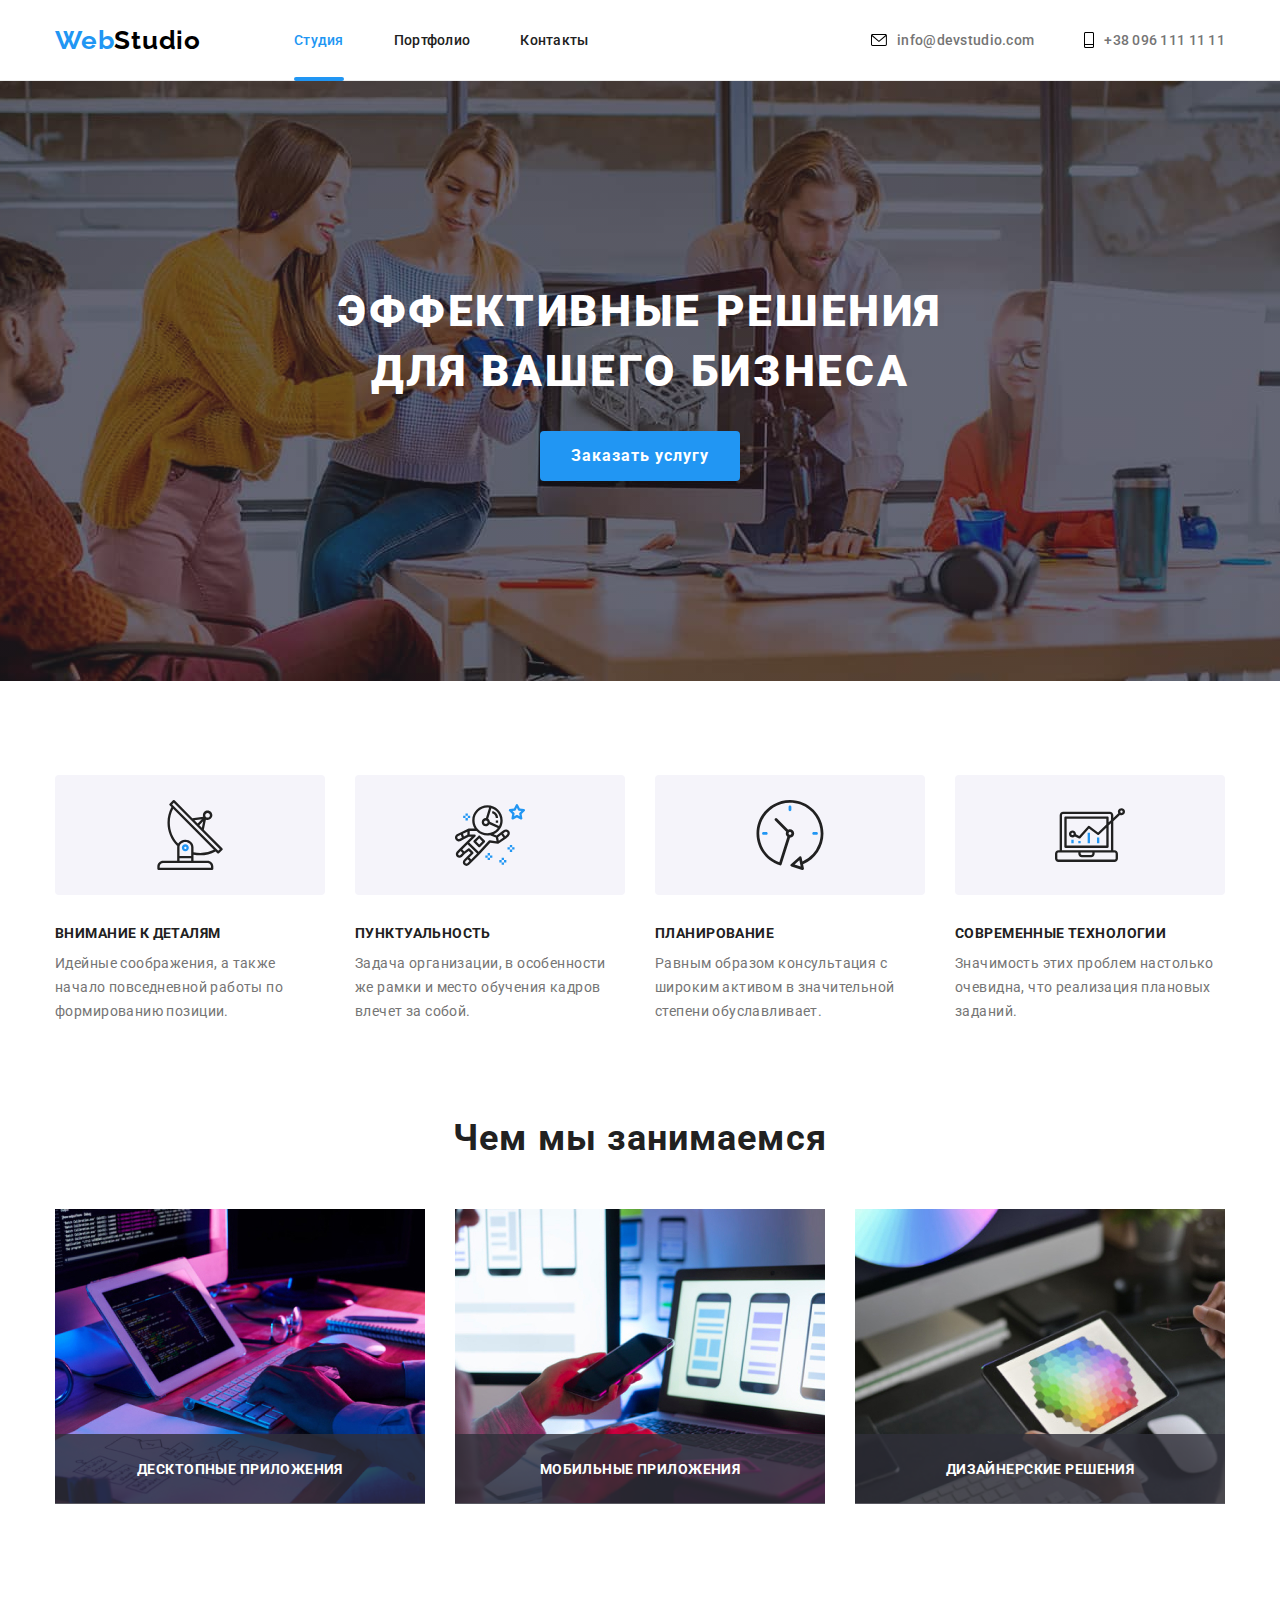
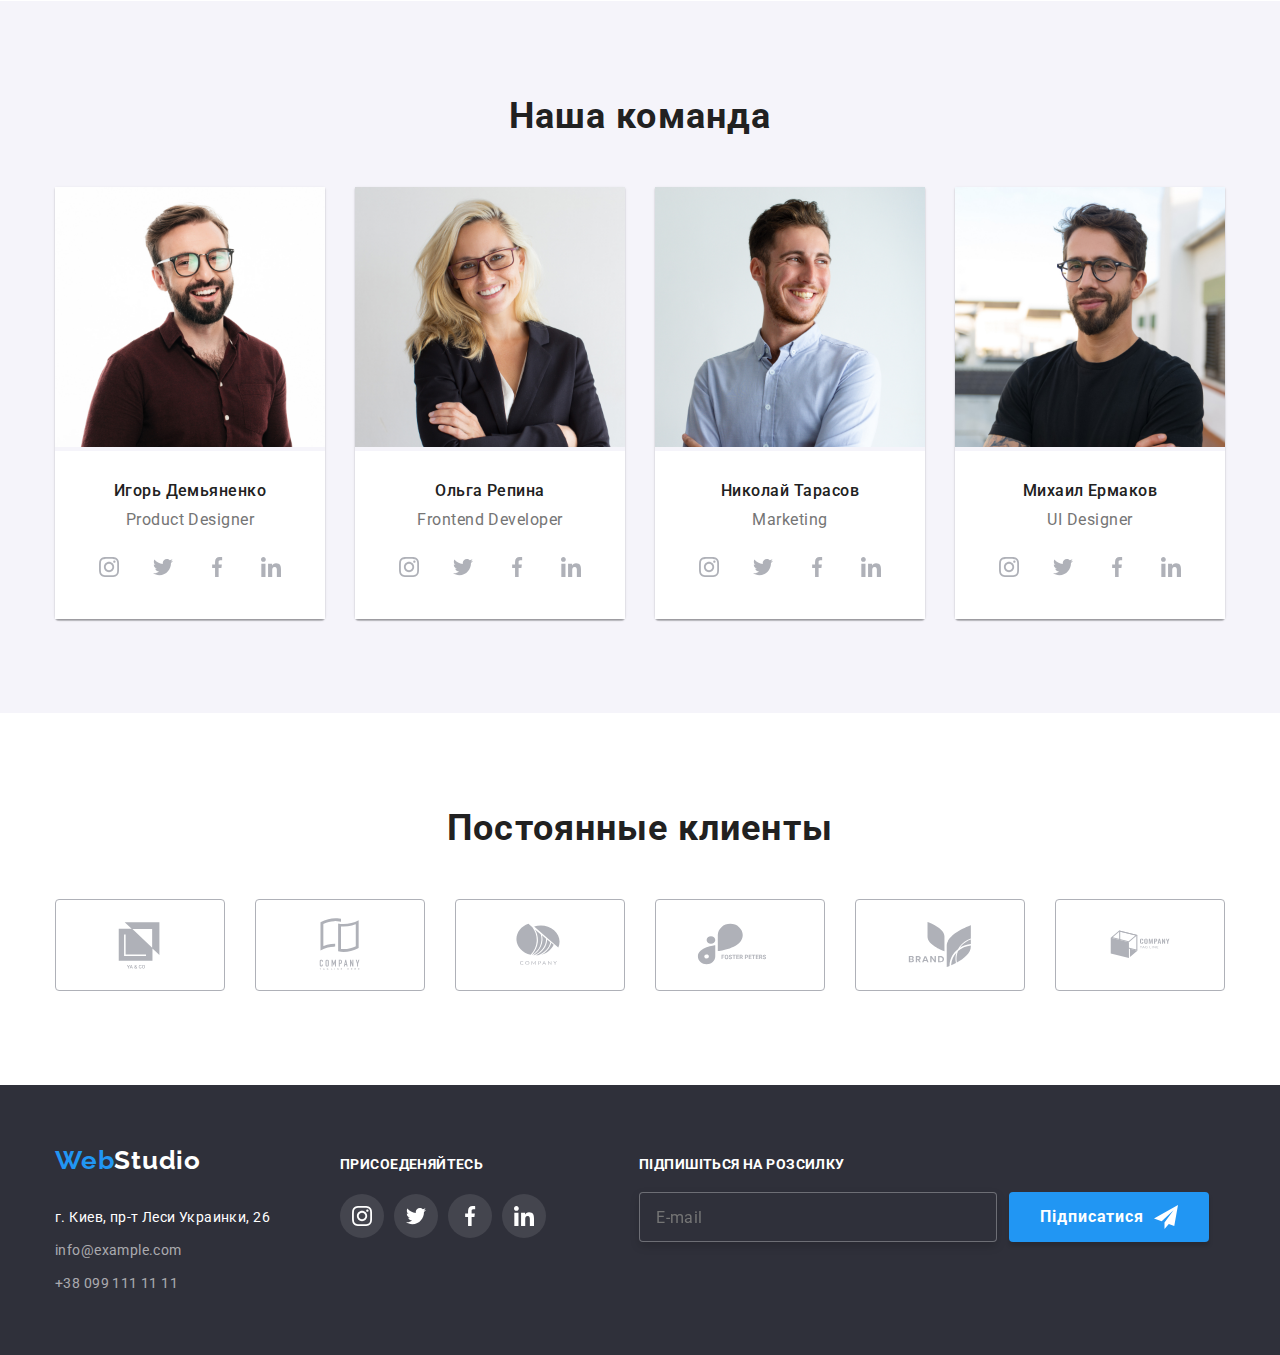
<file: index.html>
<!DOCTYPE html>
<html lang="en">

<head>
    <meta charset="UTF-8">
    <meta http-equiv="X-UA-Compatible" content="IE=edge">
    <meta name="viewport" content="width=device-width, initial-scale=1.0">
    <link rel="preconnect" href="https://fonts.googleapis.com">
    <link rel="preconnect" href="https://fonts.gstatic.com" crossorigin>
    <link
        href="https://fonts.googleapis.com/css2?family=Raleway:wght@700&family=Roboto:wght@400;500;700;900&display=swap"
        rel="stylesheet">
    <link rel="stylesheet"
        href="https://cdnjs.cloudflare.com/ajax/libs/modern-normalize/1.1.0/modern-normalize.min.css">
    <link rel="stylesheet" href="./css/styles.css">
    <title>WebStudio</title>


</head>

<body class="no-scroll">
    <header class="header">
        <div class="header-content container">
            <nav class="navbar">
                <a class="logo-link " href="./index.html"><span class="logo-section">Web</span>Studio</a>
                <ul class="navbar-list">
                    <li class="navbar-list-items list"><a class="navbar-link link current"
                            href="./index.html">Студия</a>
                    </li>
                    <li class="navbar-list-items list"><a class="navbar-link link" href="./portfolio.html">Портфолио</a>
                    </li>
                    <li class="navbar-list-items list"><a class="navbar-link link" href="">Контакты</a></li>
                </ul>
            </nav>
            <ul class="feedback-list">
                <li class="navbar-feedback list"><a class="navbar-link link" href="mailto:info@devstudio.com">
                        <svg class="svg-feedback" width="16" height="12">
                            <use href="./images/icons.svg#mail">
                            </use>
                        </svg>
                        info@devstudio.com</a>
                </li>
                <li class="navbar-feedback list"><a class="navbar-link link" href="tel:+380961111111">
                        <svg class="svg-feedback" width="10" height="16">
                            <use href="./images/icons.svg#phone">
                            </use>
                        </svg>+38 096 111 11 11
                    </a>


                </li>
            </ul>
        </div>
    </header>

    <main class="main">
        <section class="hero ">
            <h1 class="hero-title"> ЭФФЕКТИВНЫЕ РЕШЕНИЯ ДЛЯ ВАШЕГО БИЗНЕСА</h1>
            <button class="hero-button" type="button" data-modal-open> <span class="hero-text">Заказать услугу</span>
            </button>
        </section>
        <!-- about us-->
        <section class="section">
            <div class=" container">
                <ul class="about-list">
                    <li class="about-list-items list">

                        <div class="benefits-container">
                            <svg class="benefis-svg">
                                <use href="./images/icons.svg#antenna">
                                </use>
                            </svg>
                        </div>

                        <h3 class="about-section">ВНИМАНИЕ К ДЕТАЛЯМ</h3>
                        <p class="about-text">Идейные соображения, а также начало повседневной работы по формированию
                            позиции.</p>
                    </li>
                    <li class="about-list-items list">
                        <div class="benefits-container">
                            <svg class="benefis-svg">
                                <use href="./images/icons.svg#astronaut">
                                </use>
                            </svg>
                        </div>
                        <h3 class="about-section">ПУНКТУАЛЬНОСТЬ</h3>
                        <p class="about-text">Задача организации, в особенности же рамки и место обучения кадров влечет
                            за
                            собой. </p>
                    </li>
                    <li class="about-list-items list">
                        <div class="benefits-container">
                            <svg class="benefis-svg">
                                <use href="./images/icons.svg#clock">
                                </use>
                            </svg>
                        </div>
                        <H3 class="about-section">ПЛАНИРОВАНИЕ</H3>
                        <p class="about-text">Равным образом консультация с широким активом в значительной степени
                            обуславливает. </p>
                    </li>
                    <li class="about-list-items list">
                        <div class="benefits-container">
                            <svg class="benefis-svg">
                                <use href="./images/icons.svg#diagram">
                                </use>
                            </svg>
                        </div>
                        <h3 class="about-section">СОВРЕМЕННЫЕ ТЕХНОЛОГИИ</h3>
                        <p class="about-text">Значимость этих проблем настолько очевидна, что реализация плановых
                            заданий.
                        </p>
                    </li>
                </ul>
            </div>
        </section>
        <!--What are we doing-->
        <section class="what-doing section">
            <div class=" container">
                <h2 class="section-title">Чем мы занимаемся</h2>
                <ul class="section-list">
                    <li class="section-photo list"><img src="images/desktop.jpg" width="370" height="294"
                            alt="рабочий стол">
                        <div class="overlay">
                            <p class="overlay-text">
                                ДЕСКТОПНЫЕ ПРИЛОЖЕНИЯ
                            </p>
                        </div>
                    </li>

                    <li class="section-photo list"><img src="images/mobile-development.jpg " width="370" height="294"
                            alt="мобильная разработка">

                        <div class="overlay">
                            <p class="overlay-text">
                                МОБИЛЬНЫЕ ПРИЛОЖЕНИЯ
                            </p>
                        </div>
                    </li>
                    <li class="section-photo list"><img src="images/tablet.jpg " width="370" height="294" alt="планшет">
                        <div class="overlay">
                            <p class="overlay-text">ДИЗАЙНЕРСКИЕ РЕШЕНИЯ</p>
                        </div>
                    </li>
                </ul>
            </div>
        </section>
        <!--Team-->
        <section class="team-section section ">
            <div class="container">
                <h2 class="team-people">Наша команда</h2>
                <ul class="team-list">
                    <li class="team-person-title list">
                        <img src="images/igor.jpg " width="270" height="260" alt="Игорь Демьяненко">
                        <div class="activity">
                            <h3 class="team-people-list">Игорь Демьяненко</h3>
                            <p class="team-job-title">Product Designer</p>
                            <ul class="social-list">
                                <li class="social-items list">
                                    <a class="social-link link" href="https://instagram.com" target="_blank"
                                        rel="noopener noreferrer" aria-label="instagram">
                                        <svg class="social-svg">
                                            <use href="./images/icons.svg#instagram">
                                            </use>
                                        </svg>
                                    </a>
                                </li>
                                <li class="social-items list">
                                    <a class="social-link link" href="https://twitter.com/" target="_blank"
                                        rel="noopener noreferrer" aria-label="twitter">
                                        <svg class="social-svg">
                                            <use href="./images/icons.svg#twitter">
                                            </use>
                                        </svg>
                                    </a>
                                </li>
                                <li class=" social-items list">
                                    <a class="social-link link" href="https://facebook.com/" target="_blank"
                                        rel="noopener noreferrer" aria-label="facebook">
                                        <svg class="social-svg">
                                            <use href="./images/icons.svg#facebook">
                                            </use>
                                        </svg>
                                    </a>
                                </li>
                                <li class="social-items list">
                                    <a class="social-link link" href="https://linkedin.com/" target="_blank"
                                        rel="noopener noreferrer" aria-label="linkedin">
                                        <svg class="social-svg">
                                            <use href="./images/icons.svg#linkedin">
                                            </use>
                                        </svg>
                                    </a>
                                </li>

                            </ul>
                        </div>
                    </li>
                    <li class="team-person-title list">
                        <img src="images/olga.jpg" width="270" height="260" alt="Ольга Репина">
                        <div class="activity">
                            <h3 class="team-people-list">Ольга Репина</h3>
                            <p class="team-job-title">Frontend Developer</p>
                            <ul class="social-list">
                                <li class="social-items list">
                                    <a class="social-link link" href="https://instagram.com" target="_blank"
                                        rel="noopener noreferrer" aria-label="instagram">
                                        <svg class="social-svg">
                                            <use href="./images/icons.svg#instagram">
                                            </use>
                                        </svg>
                                    </a>
                                </li>
                                <li class="social-items list">
                                    <a class="social-link link" href="https://twitter.com/" target="_blank"
                                        rel="noopener noreferrer" aria-label="twitter">
                                        <svg class="social-svg">
                                            <use href="./images/icons.svg#twitter">
                                            </use>
                                        </svg>
                                    </a>
                                </li>
                                <li class=" social-items list">
                                    <a class="social-link link" href="https://facebook.com/" target="_blank"
                                        rel="noopener noreferrer" aria-label="facebook">
                                        <svg class="social-svg">
                                            <use href="./images/icons.svg#facebook">
                                            </use>
                                        </svg>
                                    </a>
                                </li>
                                <li class="social-items list">
                                    <a class="social-link link" href="https://linkedin.com/" target="_blank"
                                        rel="noopener noreferrer" aria-label="linkedin">
                                        <svg class="social-svg">
                                            <use href="./images/icons.svg#linkedin">
                                            </use>
                                        </svg>
                                    </a>
                                </li>

                            </ul>
                        </div>
                    </li>
                    <li class="team-person-title list">
                        <img src="images/nikolay.jpg" width="270" height="260" alt="Николай Тарасов">
                        <div class="activity">
                            <h3 class="team-people-list">Николай Тарасов</h3>
                            <p class="team-job-title">Marketing</p>
                            <ul class="social-list">
                                <li class="social-items list">
                                    <a class="social-link link" href="https://instagram.com" target="_blank"
                                        rel="noopener noreferrer" aria-label="instagram">
                                        <svg class="social-svg">
                                            <use href="./images/icons.svg#instagram">
                                            </use>
                                        </svg>
                                    </a>
                                </li>
                                <li class="social-items list">
                                    <a class="social-link link" href="https://twitter.com/" target="_blank"
                                        rel="noopener noreferrer" aria-label="twitter">
                                        <svg class="social-svg">
                                            <use href="./images/icons.svg#twitter">
                                            </use>
                                        </svg>
                                    </a>
                                </li>
                                <li class=" social-items list">
                                    <a class="social-link link" href="https://facebook.com/" target="_blank"
                                        rel="noopener noreferrer" aria-label="facebook">
                                        <svg class="social-svg">
                                            <use href="./images/icons.svg#facebook">
                                            </use>
                                        </svg>
                                    </a>
                                </li>
                                <li class="social-items list">
                                    <a class="social-link link" href="https://linkedin.com/" target="_blank"
                                        rel="noopener noreferrer" aria-label="linkedin">
                                        <svg class="social-svg">
                                            <use href="./images/icons.svg#linkedin">
                                            </use>
                                        </svg>
                                    </a>
                                </li>

                            </ul>
                        </div>
                    </li>
                    <li class="team-person-title list">
                        <img src="images/misha.jpg" width="270" height="260" alt="Михаил Ермаков">
                        <div class="activity">
                            <h3 class="team-people-list">Михаил Ермаков</h3>
                            <p class="team-job-title">UI Designer</p>
                            <ul class="social-list">
                                <li class="social-items list">
                                    <a class="social-link link" href="https://instagram.com" target="_blank"
                                        rel="noopener noreferrer" aria-label="instagram">
                                        <svg class="social-svg">
                                            <use href="./images/icons.svg#instagram">
                                            </use>
                                        </svg>
                                    </a>
                                </li>
                                <li class="social-items list">
                                    <a class="social-link link" href="https://twitter.com/" target="_blank"
                                        rel="noopener noreferrer" aria-label="twitter">
                                        <svg class="social-svg">
                                            <use href="./images/icons.svg#twitter">
                                            </use>
                                        </svg>
                                    </a>
                                </li>
                                <li class=" social-items list">
                                    <a class="social-link link" href="https://facebook.com/" target="_blank"
                                        rel="noopener noreferrer" aria-label="facebook">
                                        <svg class="social-svg">
                                            <use href="./images/icons.svg#facebook">
                                            </use>
                                        </svg>
                                    </a>
                                </li>
                                <li class="social-items list">
                                    <a class="social-link link" href="https://linkedin.com/" target="_blank"
                                        rel="noopener noreferrer" aria-label="linkedin">
                                        <svg class="social-svg">
                                            <use href="./images/icons.svg#linkedin">
                                            </use>
                                        </svg>
                                    </a>
                                </li>

                            </ul>
                        </div>
                    </li>
                </ul>
            </div>
        </section>
        <section class="section">
            <div class="container">
                <h3 class="clients-title">Постоянные клиенты</h3>
                <ul class="clients-list">
                    <li class="clients-items list">
                        <a class="clients-logo link" href="./index.html" target="_blank" rel="noopener noreferrer"
                            aria-label="company name">
                            <svg class="clients-svg">
                                <use href="./images/icons.svg#logo-1">
                                </use>
                            </svg>
                        </a>

                    </li>
                    <li class="clients-items list">
                        <a class="clients-logo link" href="./index.html" target="_blank" rel="noopener noreferrer"
                            aria-label="company name">
                            <svg class="clients-svg">
                                <use href="./images/icons.svg#logo-2">
                                </use>
                            </svg>
                        </a>

                    </li>
                    <li class="clients-items list">
                        <a class="clients-logo link" href="./index.html" target="_blank" rel="noopener noreferrer"
                            aria-label="company name">
                            <svg class="clients-svg">
                                <use href="./images/icons.svg#logo-3">
                                </use>
                            </svg>
                        </a>

                    </li>
                    <li class="clients-items list">
                        <a class="clients-logo link" href="./index.html" target="_blank" rel="noopener noreferrer"
                            aria-label="company name">
                            <svg class="clients-svg">
                                <use href="./images/icons.svg#logo-4">
                                </use>
                            </svg>
                        </a>

                    </li>
                    <li class="clients-items list">
                        <a class="clients-logo link" href="./index.html" target="_blank" rel="noopener noreferrer"
                            aria-label="company name">
                            <svg class="clients-svg">
                                <use href="./images/icons.svg#logo-5">
                                </use>
                            </svg>
                        </a>

                    </li>
                    <li class="clients-items list">
                        <a class="clients-logo link" href="./index.html" target="_blank" rel="noopener noreferrer"
                            aria-label="company name">
                            <svg class="clients-svg">
                                <use href="./images/icons.svg#logo-6">
                                </use>
                            </svg>
                        </a>


                    </li>
                </ul>
            </div>
        </section>
    </main>
    <footer class="footer ">
        <div class="footer-info container">
            <div>
                <a class="footer-logo link" href="./index.html" target="_blank" rel="noopener noreferrer">
                    <span class="footer-logo-section">Web</span>Studio</a>
                <address>
                    <ul class="footer-nav">
                        <li class="adress-list list"><a class="ardess-position link "
                                href="https://goo.gl/maps/Vx1k762oTrEUdPKi6" rel="noopener noreferrer ">
                                г. Киев, пр-т Леси
                                Украинки, 26</a></li>
                        <li class="adress-list list"><a class="footer-feedback link "
                                href="mailto:info@example.com">info@example.com</a></li>
                        <li class="adress-list list"><a class="footer-feedback link " href="tel:+380991111111">+38
                                099 111
                                11
                                11</a></li>
                    </ul>
                </address>
            </div>
            <div class="footer-social">
                <h2 class="footer-social-title">ПРИСОЕДЕНЯЙТЕСЬ</h2>

                <ul class="social-footer">
                    <li class="social-footer list">
                        <a class="footer-link link" href="https://instagram.com" target="_blank"
                            rel="noopener noreferrer" aria-label="instagram">
                            <svg class="footer-svg">
                                <use href="./images/icons.svg#instagram">
                                </use>
                            </svg>
                        </a>
                    </li>
                    <li class="social-footer list">
                        <a class="footer-link link" href="https://twitter.com/" target="_blank"
                            rel="noopener noreferrer" aria-label="twitter">
                            <svg class="footer-svg">
                                <use href="./images/icons.svg#twitter">
                                </use>
                            </svg>
                        </a>
                    </li>
                    <li class=" social-footer list">
                        <a class="footer-link link" href="https://facebook.com/" target="_blank"
                            rel="noopener noreferrer" aria-label="facebook">
                            <svg class="footer-svg">
                                <use href="./images/icons.svg#facebook">
                                </use>
                            </svg>
                        </a>
                    </li>
                    <li class="social-footer list">
                        <a class="footer-link link" href="https://linkedin.com/" target="_blank"
                            rel="noopener noreferrer" aria-label="linkedin">
                            <svg class="footer-svg">
                                <use href="./images/icons.svg#linkedin">
                                </use>
                            </svg>
                        </a>
                </ul>
            </div>
            <div class="footer-foram">
                <h2 class="footer-label-text">Підпишіться на розсилку
                    <h2 />
                    <form class="footer-form">
                        <label class="footer-label">
                            <input class="input-subscribe" type="email" placeholder="E-mail">
                        </label>
                        <button class="subscribe-button" type="submit">Підписатися
                            <svg class="send-icon">
                                <use href="./images/icons.svg#send"></use>
                            </svg>
                        </button>
                    </form>
            </div>

        </div>

    </footer>
    <div class="backdrop is-hidden" data-modal>
        <div class="modal">
            <button class="modal-btn" type="button" data-modal-close>
                <svg class="close">
                    <use href="./images/icons.svg#close"></use>
                </svg>
            </button>



            <form class="form">
                <div class="form-group" role="group">
                    <strong class="form-title">Залиште свої дані, ми вам передзвонимо</strong>
                    <label class="form-label">
                        <span class="form-name">Ім'я</span>
                        <input class="form-input" type="text" name="user-name" />
                        <svg class="form-icon">
                            <use href="./images/icons.svg#name">
                            </use>
                        </svg>
                    </label>
                    <label class="form-label">
                        <span class="form-name">Телефон</span>
                        <input class="form-input" type="tel" name="user-phone" />
                        <svg class="form-icon">
                            <use href="./images/icons.svg#call">
                            </use>
                        </svg>
                    </label>
                    <label class="form-label">
                        <span class="form-name">Пошта</span>
                        <input class="form-input" type="email" name="user-email" />
                        <svg class="form-icon">
                            <use href="./images/icons.svg#email">
                            </use>
                        </svg>
                    </label>
                    <label class="form-label">
                        <span class="form-name">Коментар</span>
                        <textarea class="form-area" name="user-name" placeholder="Введіть текст"></textarea>
                    </label>
                </div>
                <label class="form-agreement">

                    <input class="form-checkbox visually-hidden" type="checkbox" name="user-name" />
                    <svg class="agreement-icon">
                        <use class="form-nocheck" href="./images/icons.svg#nocheck">
                        </use>
                        <use class="form-check" href="./images/icons.svg#check">
                        </use>
                    </svg>
                    <span class="form-info">Погоджуюся з розсилкою та приймаю <a href="" class="form-link ">
                            Умови договору</a> </span>
                </label>
                <button class="button-submit" type="submit">Відправити</button>
            </form>

        </div>

    </div>




    <script src=" ./js/modal.js">
    </script>
</body>

</html>
</file>
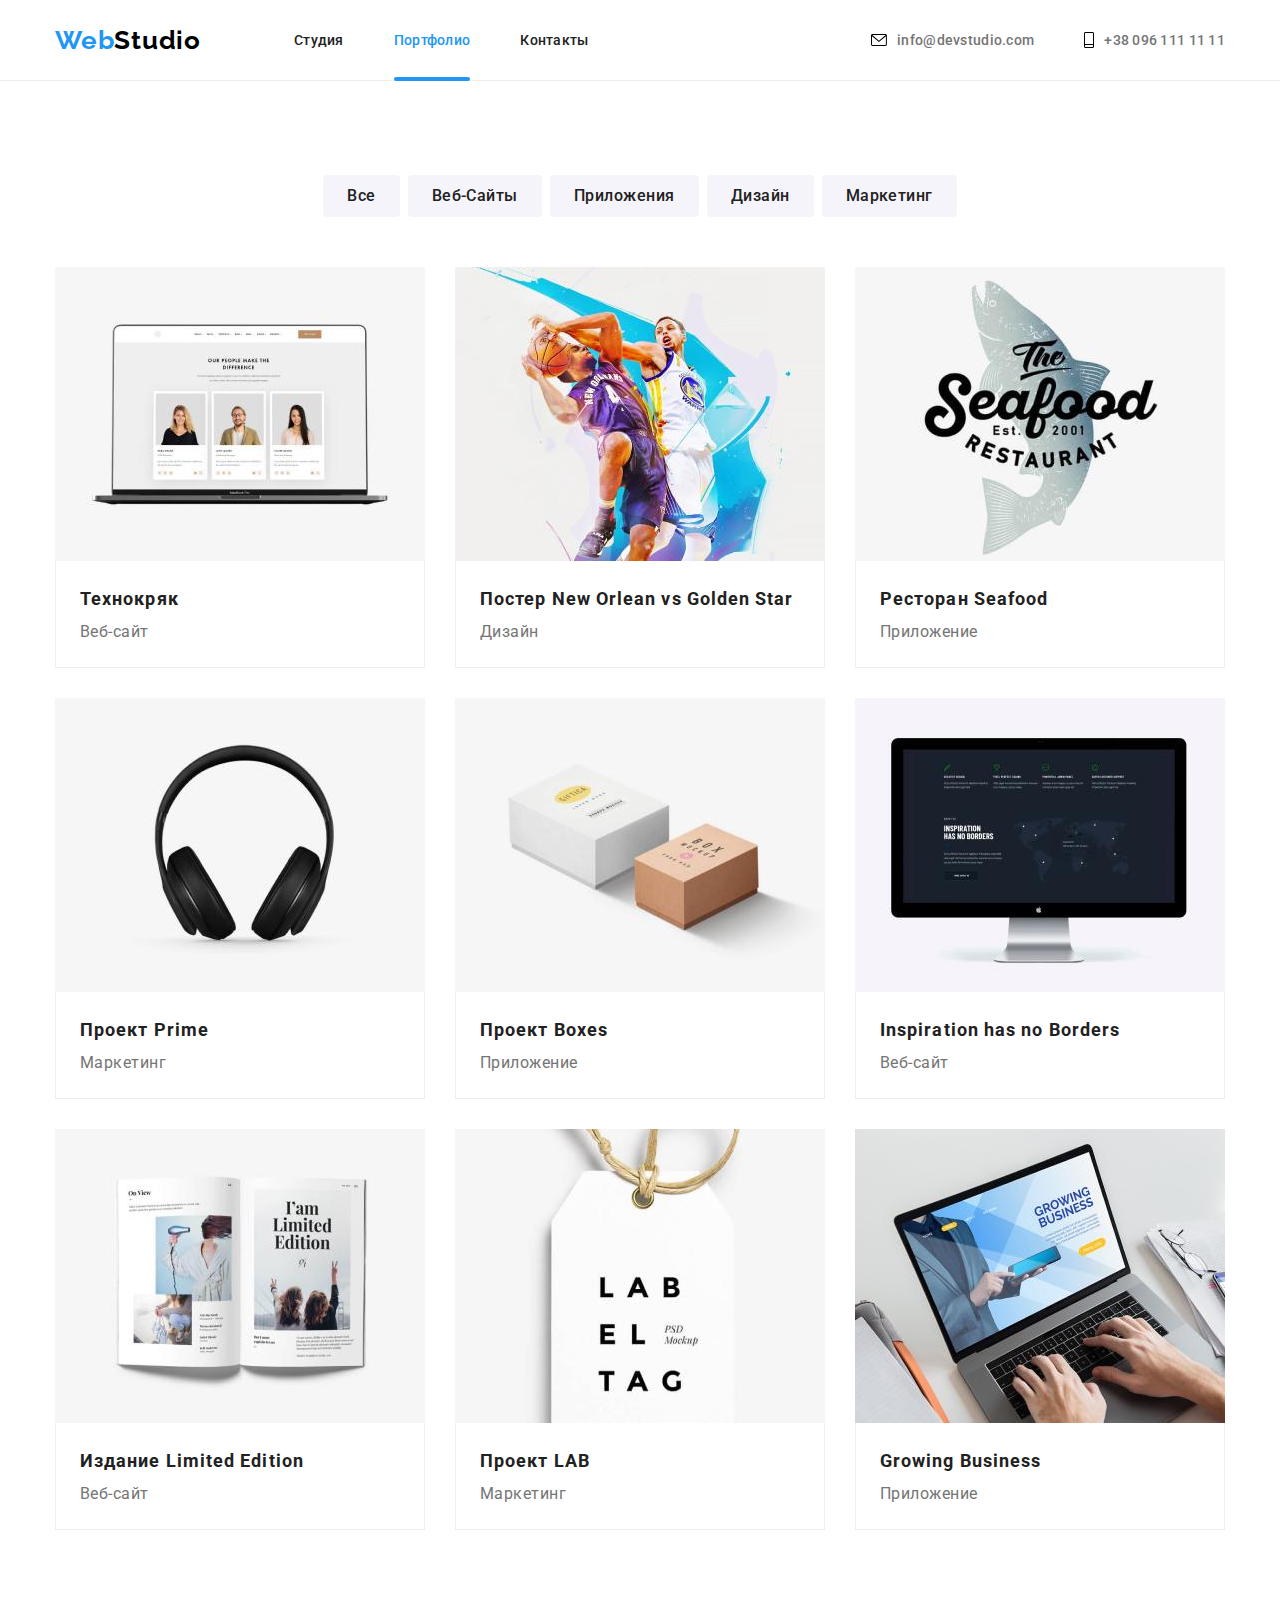
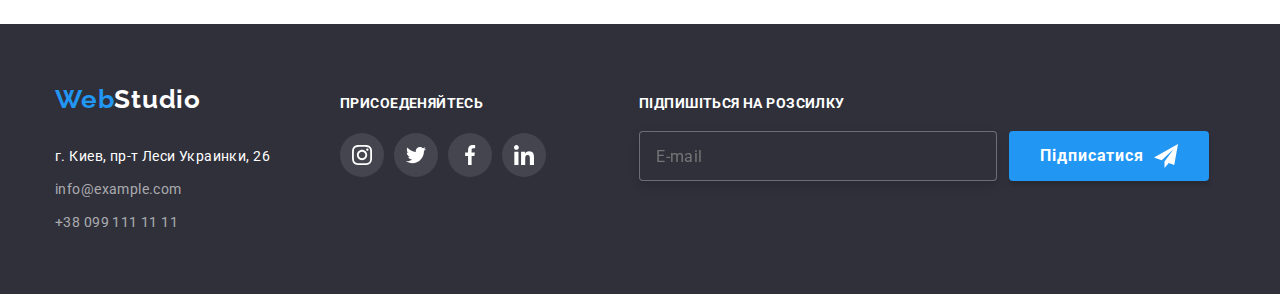
<file: portfolio.html>
<!DOCTYPE html>
<html lang="en">

<head>
    <meta charset="UTF-8" />
    <meta http-equiv="X-UA-Compatible" content="IE=edge" />
    <meta name="viewport" content="width=device-width, initial-scale=1.0" />
    <link rel="preconnect" href="https://fonts.googleapis.com" />
    <link rel="preconnect" href="https://fonts.gstatic.com" crossorigin />
    <link
        href="https://fonts.googleapis.com/css2?family=Raleway:wght@700&family=Roboto:wght@400;500;700;900&display=swap"
        rel="stylesheet" />
    <link rel="stylesheet"
        href="https://cdnjs.cloudflare.com/ajax/libs/modern-normalize/1.1.0/modern-normalize.min.css" />
    <link rel="stylesheet" href="./css/styles.css" />
    <title>Portfolio</title>
</head>

<body>
    <header class="header">
        <div class="header-content container">
            <nav class="navbar">
                <a class="logo-link " href="./index.html"><span class="logo-section">Web</span>Studio</a>
                <ul class="navbar-list">
                    <li class="navbar-list-items list"><a class="navbar-link link " href="./index.html">Студия</a>
                    </li>
                    <li class="navbar-list-items list"><a class="navbar-link link current"
                            href="./portfolio.html">Портфолио</a>
                    </li>
                    <li class="navbar-list-items list"><a class="navbar-link link" href="">Контакты</a></li>
                </ul>
            </nav>
            <ul class="feedback-list">
                <li class="navbar-feedback list"><a class="navbar-link link" href="mailto:info@devstudio.com">
                        <svg class="svg-feedback" width="16" height="12">
                            <use href="./images/icons.svg#mail">
                            </use>
                        </svg>
                        info@devstudio.com</a>
                </li>
                <li class="navbar-feedback list"><a class="navbar-link link" href="tel:+380961111111">
                        <svg class="svg-feedback" width="10" height="16">
                            <use href="./images/icons.svg#phone">
                            </use>
                        </svg>+38 096 111 11 11
                    </a>


                </li>
            </ul>
        </div>
    </header>

    <main>
        <!-- Filtr -->
        <section class="section">
            <div class="container">
                <ul class="filter-section">
                    <li class="filter-list list">
                        <button class="filtr-button" type="button">Все</button>
                    </li>
                    <li class="filter-list list">
                        <button class="filtr-button" type="button">Веб-Сайты</button>
                    </li>
                    <li class="filter-list list">
                        <button class="filtr-button" type="button">Приложения</button>
                    </li>
                    <li class="filter-list list">
                        <button class="filtr-button" type="button">Дизайн</button>
                    </li>
                    <li class="filter-list list">
                        <button class="filtr-button" type="button">Маркетинг</button>
                    </li>
                </ul>
                <!-- Projects list -->
                <ul class="project-list">
                    <li class="filtr-items list ">
                        <div class="overlay-div">
                            <img class="project-photo link" src="./images/tehno.jpg" alt="ТехноКряк" />
                            <p class="overlay-filtr-text overlay-filtr">Ресурс предлагает комплексные предложения с
                                разным уровнем
                                функционала и сервисов. Все это позволит посетителю получить
                                исчерпывающие сведения о компании или частном лице.</p>
                        </div>
                        <div class="filtr-container ">
                            <h2 class="project-list-title">Технокряк</h2>
                            <p class="project-list-categories">Веб-сайт</p>
                        </div>
                    </li>
                    <li class="filtr-items list">
                        <div class="overlay-div">
                            <img class="project-photo link" src="./images/poster.jpg" alt="ТехноКряк" />
                            <p class="overlay-filtr-text overlay-filtr">Ресурс предлагает комплексные предложения с
                                разным уровнем
                                функционала и сервисов. Все это позволит посетителю получить
                                исчерпывающие сведения о компании или частном лице.</p>
                        </div>
                        <div class="filtr-container">
                            <h2 class="project-list-title">Постер New Orlean vs Golden Star</h2>
                            <p class="project-list-categories">Дизайн</p>
                        </div>
                    </li>
                    <li class="filtr-items list">
                        <div class="overlay-div">
                            <img class="project-photo link" src="./images/seafood.jpg" alt="ТехноКряк" />
                            <p class="overlay-filtr-text overlay-filtr">Ресурс предлагает комплексные предложения с
                                разным уровнем
                                функционала и сервисов. Все это позволит посетителю получить
                                исчерпывающие сведения о компании или частном лице.</p>
                        </div>

                        <div class="filtr-container">
                            <h2 class="project-list-title">Ресторан Seafood</h2>
                            <p class="project-list-categories">Приложение</p>

                        </div>

                    </li>
                    <li class="filtr-items list">
                        <div class="overlay-div">
                            <img class="project-photo link" src="./images/prime.jpg" alt="ТехноКряк" />
                            <p class="overlay-filtr-text overlay-filtr">Ресурс предлагает комплексные предложения с
                                разным уровнем
                                функционала и сервисов. Все это позволит посетителю получить
                                исчерпывающие сведения о компании или частном лице.</p>
                        </div>

                        <div class="filtr-container">
                            <h2 class="project-list-title">Проект Prime</h2>
                            <p class="project-list-categories">Маркетинг</p>
                        </div>
                    </li>
                    <li class="filtr-items list">
                        <div class="overlay-div">
                            <img class="project-photo link" src="./images/boxes.jpg" alt="ТехноКряк" />
                            <p class="overlay-filtr-text overlay-filtr">Ресурс предлагает комплексные предложения с
                                разным уровнем
                                функционала и сервисов. Все это позволит посетителю получить
                                исчерпывающие сведения о компании или частном лице.</p>
                        </div>

                        <div class="filtr-container">
                            <h2 class="project-list-title">Проект Boxes</h2>
                            <p class="project-list-categories">Приложение</p>
                        </div>
                    </li>
                    <li class="filtr-items list">
                        <div class="overlay-div">
                            <img class="project-photo link" src="./images/noborders.jpg" alt="ТехноКряк" />
                            <p class="overlay-filtr-text overlay-filtr">Ресурс предлагает комплексные предложения с
                                разным уровнем
                                функционала и сервисов. Все это позволит посетителю получить
                                исчерпывающие сведения о компании или частном лице.</p>
                        </div>

                        <div class="filtr-container">
                            <h2 class="project-list-title">Inspiration has no Borders</h2>
                            <p class="project-list-categories">Веб-сайт</p>
                        </div>
                    </li>
                    <li class="filtr-items list">
                        <div class="overlay-div">
                            <img class="project-photo link" src="./images/limited.jpg" alt="ТехноКряк" />
                            <p class="overlay-filtr-text overlay-filtr">Ресурс предлагает комплексные предложения с
                                разным уровнем
                                функционала и сервисов. Все это позволит посетителю получить
                                исчерпывающие сведения о компании или частном лице.</p>
                        </div>

                        <div class="filtr-container">
                            <h2 class="project-list-title">Издание Limited Edition</h2>
                            <p class="project-list-categories">Веб-сайт</p>
                        </div>
                    </li>
                    <li class="filtr-items list">
                        <div class="overlay-div">
                            <img class="project-photo link" src="./images/lab.jpg" alt="ТехноКряк" />
                            <p class="overlay-filtr-text overlay-filtr">Ресурс предлагает комплексные предложения с
                                разным уровнем
                                функционала и сервисов. Все это позволит посетителю получить
                                исчерпывающие сведения о компании или частном лице.</p>
                        </div>

                        <div class="filtr-container">
                            <h2 class="project-list-title">Проект LAB</h2>
                            <p class="project-list-categories">Маркетинг</p>
                        </div>
                    </li>
                    <li class="filtr-items list">
                        <div class="overlay-div">
                            <img class="project-photo link" src="./images/growing.jpg" alt="ТехноКряк" />
                            <p class="overlay-filtr-text overlay-filtr">Ресурс предлагает комплексные предложения с
                                разным уровнем
                                функционала и сервисов. Все это позволит посетителю получить
                                исчерпывающие сведения о компании или частном лице.</p>
                        </div>


                        <div class="filtr-container">
                            <h2 class="project-list-title">Growing Business</h2>
                            <p class="project-list-categories">Приложение</p>
                        </div>
                    </li>
                </ul>
            </div>
        </section>
    </main>
    <footer class="footer ">
        <div class="footer-info container">
            <div>
                <a class="footer-logo link" href="./index.html" target="_blank" rel="noopener noreferrer">
                    <span class="footer-logo-section">Web</span>Studio</a>
                <address>
                    <ul class="footer-nav">
                        <li class="adress-list list"><a class="ardess-position link "
                                href="https://goo.gl/maps/Vx1k762oTrEUdPKi6" rel="noopener noreferrer ">
                                г. Киев, пр-т Леси
                                Украинки, 26</a></li>
                        <li class="adress-list list"><a class="footer-feedback link "
                                href="mailto:info@example.com">info@example.com</a></li>
                        <li class="adress-list list"><a class="footer-feedback link " href="tel:+380991111111">+38
                                099 111
                                11
                                11</a></li>
                    </ul>
                </address>
            </div>
            <div class="footer-social">
                <h4 class="footer-social-title">ПРИСОЕДЕНЯЙТЕСЬ</h4>

                <ul class="social-footer">
                    <li class="social-footer list">
                        <a class="footer-link link" href="https://instagram.com" target="_blank"
                            rel="noopener noreferrer" aria-label="instagram">
                            <svg class="footer-svg">
                                <use href="./images/icons.svg#instagram">
                                </use>
                            </svg>
                        </a>
                    </li>
                    <li class="social-footer list">
                        <a class="footer-link link" href="https://twitter.com/" target="_blank"
                            rel="noopener noreferrer" aria-label="twitter">
                            <svg class="footer-svg">
                                <use href="./images/icons.svg#twitter">
                                </use>
                            </svg>
                        </a>
                    </li>
                    <li class=" social-footer list">
                        <a class="footer-link link" href="https://facebook.com/" target="_blank"
                            rel="noopener noreferrer" aria-label="facebook">
                            <svg class="footer-svg">
                                <use href="./images/icons.svg#facebook">
                                </use>
                            </svg>
                        </a>
                    </li>
                    <li class="social-footer list">
                        <a class="footer-link link" href="https://linkedin.com/" target="_blank"
                            rel="noopener noreferrer" aria-label="linkedin">
                            <svg class="footer-svg">
                                <use href="./images/icons.svg#linkedin">
                                </use>
                            </svg>
                        </a>
                </ul>
            </div>
            <div class="footer-foram">
                <h4 class="footer-label-text">Підпишіться на розсилку</h4>
                <form class="footer-form">
                    <label class="footer-label">
                        <input class="input-subscribe" type="email" placeholder="E-mail">
                    </label>
                    <button class="subscribe-button" type="submit">Підписатися
                        <svg class="send-icon">
                            <use href="./images/icons.svg#send"></use>
                        </svg>
                    </button>
                </form>
            </div>

        </div>

    </footer>
</body>

</html>
</file>
<file: css/styles.css>
:root {
  /*text-color*/
  --main-text-color: #212121;
  --second-text-color: #757575;
  --third-text-color: rgba(255, 255, 255, 0.6);
  --accent-color: #2196f3;
  /* fonts-family */
  --main-font: 'Roboto', sans-serif;
  --second-font: 'Raleway', sans-serif;
  /* background-color */
  --bg-dark-clr: #2f303a;
  --bg-light-clr: #f5f4fa;
  /* transition */
  --cubic: cubic-bezier(0.4, 0, 0.2, 1);
}

body {
  font-family: var(--main-font);
  color: var(--main-text-color);
}

/* reset styles */
.link {
  text-decoration: none;
  color: currentColor;
}

.list {
  list-style: none;
}

h1,
h2,
h3,
h4,
h5,
h6,
ul,
ol,
p,
ul {
  margin-top: 0px;
  margin-bottom: 0px;
  padding: 0px;
}

/* Class container */
.container {
  width: 1200px;
  margin: 0 auto;
  padding-left: 15px;
  padding-right: 15px;
}

/* .SECTION STYLES */
.section {
  padding-top: 94px;
  padding-bottom: 94px;
}
/* VISUALITY HIDDEN */
.visually-hidden {
  position: absolute;
  width: 1px;
  height: 1px;
  margin: -1px;
  border: 0;
  padding: 0;
  white-space: nowrap;
  clip-path: inset(100%);
  clip: rect(0 0 0 0);
  overflow: hidden;
}
/**************************
            Header
    **************************/

.header {
  border-width: 1px;
  border-bottom-style: solid;
  border-color: #ececec;
}

.current {
  position: relative;
  color: var(--accent-color);
}

.current::before {
  position: absolute;
  display: block;

  bottom: -1px;
  right: 0;
  content: '';
  width: 100%;
  height: 4px;
  border-radius: 2px;
  background-color: var(--accent-color);
}

.header-content {
  justify-content: space-between;
  display: flex;

  align-items: center;

  align-items: center;
}

/* logo */
.logo-link:focus {
  color: var(--accent-color);
}

.logo-link {
  transition: color 250ms var(--cubic);
  text-decoration: none;
  font-family: 'Raleway';
  font-weight: 700;
  font-size: 26px;
  line-height: calc(31 / 26);
  letter-spacing: 0.03em;
  color: #000000;
  -webkit-transition: color 250ms var(--cubic);
  -moz-transition: color 250ms var(--cubic);
  -ms-transition: color 250ms var(--cubic);
  -o-transition: color 250ms var(--cubic);
}

.logo-section {
  color: var(--accent-color);
}

/* Navbar */
.navbar {
  display: flex;
  align-items: center;
}

.navbar-list {
  margin-left: 93px;
  display: flex;
}

.navbar-list-items:hover,
.navbar-list-items:focus {
  color: var(--accent-color);
}

.navbar-list-items {
  margin-right: 50px;
  display: block;
  font-weight: 500;
  font-size: 14px;
  line-height: calc(16 / 14);
  letter-spacing: 0.02em;
  color: var(--main-text-color);
}

.navbar-list-items:last-child {
  margin-right: 0px;
}

.navbar-feedback:hover,
.navbar-feedback:focus {
  color: var(--accent-color);
}

.feedback-list {
  display: flex;
}

.navbar-feedback:first-child {
  margin-left: 0px;
}

.navbar-feedback {
  margin-left: 50px;
  margin-right: 25px;
  font-weight: 500;
  font-size: 14px;
  line-height: calc(16 / 14);
  letter-spacing: 0.02em;
  margin-right: 0px;
  color: var(--second-text-color);
}

.navbar-link {
  display: flex;
  transition: color 250ms var(--cubic);
  align-items: center;
  justify-content: center;
  padding-top: 32px;
  padding-bottom: 32px;
  -webkit-transition: color 250ms var(--cubic);
  -moz-transition: color 250ms var(--cubic);
  -ms-transition: color 250ms var(--cubic);
  -o-transition: color 250ms var(--cubic);
}

.navbar-link:focus,
.navbar-link:hover {
  color: var(--accent-color);
}

/* SVG */
.navbar-link:hover .svg-feedback,
.navbar-link:focus .svg-feedback {
  fill: var(--accent-color);
}

.svg-feedback {
  transition: fill 250ms var(--cubic);
  margin-right: 10px;
  display: block;
}

/**************************
           Main
    **************************/

/* HERO */
.hero {
  background-color: var(--bg-dark-clr);
  background-image: linear-gradient(to right, rgba(47, 48, 58, 0.4), rgba(47, 48, 58, 0.4)),
    url(../images/hero-background.jpg);
  margin: 0 auto;
  max-width: 1600px;
  background-size: cover;
  background-position: center;
  background-repeat: no-repeat;
  text-align: center;
  padding-top: 200px;
  padding-bottom: 200px;
}

/* Hero-title */

.hero-title {
  margin-left: auto;
  margin-right: auto;
  font-weight: 900;
  font-size: 44px;
  line-height: calc(60 / 44);
  text-align: center;
  letter-spacing: 0.06em;
  text-transform: uppercase;
  color: #ffffff;
  width: 696px;
}

/* button */
.hero-button {
  margin-top: 30px;
  background-color: #2196f3;
  box-shadow: 0px 4px 4px rgba(0, 0, 0, 0.15);
  border-radius: 4px;
  cursor: pointer;
  text-align: center;
  width: 200px;
  min-height: 50px;
  border: transparent;
  transition: color, 250ms var(--cubic);
  -webkit-transition: color, 250ms var(--cubic);
}

/* Text */
.hero-text {
  font-style: normal;
  font-weight: 700;
  font-size: 16px;
  line-height: calc(30 / 16);
  align-items: center;
  text-align: center;
  letter-spacing: 0.06em;
  color: #ffffff;
}

.hero-button:hover,
.hero-button:focus {
  background-color: #188ce8;
  box-shadow: 0px 4px 4px rgba(0, 0, 0, 0.15);
  border-radius: 4px;
}

/* About us */

.about-list {
  display: flex;
}

.about-list:first-child {
  padding-left: 0px;
}

.about-list-items {
  padding-left: 30px;
}

.about-list-items:first-child {
  padding-left: 0px;
}

.about-section {
  margin-bottom: 10px;
  font-weight: 700;
  font-size: 14px;
  line-height: calc(16 / 14);
  letter-spacing: 0.03em;
  text-transform: uppercase;
  text-align: left;
  color: var(--main-text-color);
}

.about-text {
  text-align: left;
  width: 270px;
  font-size: 14px;
  line-height: calc(24 / 14);
  letter-spacing: 0.03em;
  color: var(--second-text-color);
}

.benefits-container {
  display: flex;
  justify-content: center;
  align-items: center;
  margin-bottom: 30px;
  width: 270px;
  height: 120px;
  background-color: var(--bg-light-clr);
  border-radius: 4px;
  -webkit-border-radius: 4px;
  -moz-border-radius: 4px;
  -ms-border-radius: 4px;
  -o-border-radius: 4px;
}

.benefis-svg {
  width: 70px;
  height: 70px;
}

.social-list {
  gap: 10px;
  margin-top: 16px;
  display: flex;
  justify-content: center;
  align-items: center;
}

.social-link {
  display: flex;
  align-items: center;
  justify-content: center;
  width: 44px;
  height: 44px;
  background-color: #ffffff;
  border-radius: 50%;
  transition: background-color 250ms var(--cubic);
}

.social-link:hover,
.social-link:focus {
  background-color: var(--accent-color);
}

.social-link:hover .social-svg,
.social-link:focus .social-svg {
  fill: #ffffff;
}

.social-svg {
  fill: #afb1b8;
}

/* What are we doing */

.what-doing {
  padding-top: 0px;
}

/* section-list */
.section-list {
  display: flex;

  margin-top: 50px;
}

.section-title {
  font-weight: 700;
  font-size: 36px;
  line-height: calc(42 / 36);
  text-align: center;
  letter-spacing: 0.03em;
  color: var(--main-text-color);
}

.overlay {
  display: flex;
  justify-content: center;
  align-items: center;
  position: absolute;
  bottom: 3px;
  left: 0;

  width: 370px;
  height: 70px;
  background-color: rgba(47, 48, 58, 0.8);
}
.overlay-text {
  font-weight: 700;
  font-size: 14px;
  line-height: calc(16 / 14);
  text-align: center;
  letter-spacing: 0.03em;
  text-transform: uppercase;
  color: #ffffff;
}
.section-photo {
  position: relative;
  margin-right: 30px;
  display: block;
}

.section-photo:last-child {
  margin-right: 0px;
}

/* Team */
.team-section {
  background-color: var(--bg-light-clr);
}

.team-list {
  display: flex;
}

.team-people {
  margin-bottom: 50px;
  font-weight: 700;
  font-size: 36px;
  line-height: calc(42 / 36);
  text-align: center;
  letter-spacing: 0.03em;
}

.activity {
  background-color: #ffffff;
  padding-bottom: 30px;
  padding-top: 30px;
  text-align: center;
}

.team-people-list {
  padding-bottom: 10px;
  font-weight: 500;
  font-size: 16px;
  line-height: calc(19 / 16);
  letter-spacing: 0.03em;
  color: var(--main-text-color);
}

.team-person-title:first-child {
  margin-left: 0px;
}

.team-person-title {
  margin-left: 30px;
  font-size: 16px;
  line-height: calc(19 / 16);
  letter-spacing: 0.03em;
  color: var(--second-text-color);
  box-shadow: 0px 1px 3px rgba(0, 0, 0, 0.12), 0px 1px 1px rgba(0, 0, 0, 0.14),
    0px 2px 1px rgba(0, 0, 0, 0.2);
  border-radius: 0px 0px 4px 4px;
}

.team-job-title {
  font-weight: 400;
  font-size: 16px;
  line-height: calc(19 / 16);
  letter-spacing: 0.03em;

  color: #757575;
}

/* Team SVG */
.social-svg {
  width: 20px;
  height: 20px;
}

/* Clients */
.clients-title {
  font-size: 36px;
  line-height: 42px;
  text-align: center;
  letter-spacing: 0.03em;
  margin-bottom: 50px;

  color: #212121;
}

.clients-list {
  display: flex;
  align-items: center;
  justify-content: center;
  gap: 30px;
}

.clients-logo:hover,
.clients-logo:focus {
  border-color: var(--accent-color);
}

.clients-logo:hover .clients-svg,
.clients-logo:focus .clients-svg {
  fill: var(--accent-color);
}

.clients-svg {
  width: 106px;
  height: 60px;
  fill: #afb1b8;
  transition: fill 250ms var(--cubic);
  -webkit-transition: fill 250ms var(--cubic);
  -moz-transition: fill 250ms var(--cubic);
  -ms-transition: fill 250ms var(--cubic);
  -o-transition: fill 250ms var(--cubic);
}

.clients-logo {
  width: 170px;
  height: 92px;
  border: 1px solid #afb1b8;
  border-radius: 4px;
  display: flex;
  justify-content: center;
  align-items: center;
  transition: border-color 250ms var(--cubic);
  -webkit-transition: border-color 250ms var(--cubic);
  -moz-transition: border-color 250ms var(--cubic);
  -ms-transition: border-color 250ms var(--cubic);
  -o-transition: border-color 250ms var(--cubic);
}

/**************************
          footer
    **************************/

.footer {
  background-color: var(--bg-dark-clr);
  padding-top: 60px;
  padding-bottom: 60px;
}

.footer-logo:focus {
  color: var(--accent-color);
}

.footer-logo {
  display: inline-block;
  font-family: 'Raleway';
  font-weight: 700;
  font-size: 26px;
  line-height: calc(31 / 26);
  letter-spacing: 0.03em;
  color: #ffffff;
  transition: color 250ms var(--cubic);
}

.footer-nav {
  padding-top: 20px;
}
.ardess-position:hover,
.ardess-position:focus {
  color: var(--accent-color);
}
.ardess-position {
  transition: color 250ms var(--cubic);
  font-style: normal;
  font-size: 14px;
  line-height: calc(24 / 14);
  letter-spacing: 0.03em;
  color: #ffffff;
  -webkit-transition: color 250ms var(--cubic);
  -moz-transition: color 250ms var(--cubic);
  -ms-transition: color 250ms var(--cubic);
  -o-transition: color 250ms var(--cubic);
}
.footer-feedback:hover,
.footer-feedback:focus {
  color: var(--accent-color);
}
.footer-feedback {
  font-style: normal;
  transition: color 250ms var(--cubic);
  font-size: 14px;
  line-height: calc(24 / 14);
  letter-spacing: 0.03em;
  color: rgba(255, 255, 255, 0.6);
  -webkit-transition: color 250ms var(--cubic);
  -moz-transition: color 250ms var(--cubic);
  -ms-transition: color 250ms var(--cubic);
  -o-transition: color 250ms var(--cubic);
}

.adress-list {
  padding-top: 9px;
}

.footer-logo-section {
  color: var(--accent-color);
}

.footer-info {
  display: flex;

  align-items: baseline;
}

.footer-social {
  margin-left: 70px;
  margin-right: 93px;
}

.footer-social-title {
  color: #ffffff;
  margin-bottom: 20px;
  font-size: 14px;
  line-height: calc(19 / 14);
  letter-spacing: 0.03em;
  text-transform: uppercase;
  text-align: left;
}

.footer-svg {
  display: block;
  width: 20px;
  height: 20px;
  fill: #ffffff;
}

.footer-link {
  display: flex;
  justify-content: center;
  align-items: center;
  width: 44px;
  height: 44px;
  border-radius: 50%;
  background-color: rgba(255, 255, 255, 0.1);
  transition: background-color 250ms var(--cubic);
}

.footer-link:hover,
.footer-link:focus {
  background-color: var(--accent-color);
}

/**************************
          Portfolio
    **************************/

/* Main content*/

/* Menu */
.filtr-button:hover,
.filtr-button:focus {
  background-color: var(--accent-color);
  border-color: transparent;
  color: #ffffff;
  box-shadow: 0px 3px 1px rgba(0, 0, 0, 0.1), 0px 1px 2px rgba(0, 0, 0, 0.08),
    0px 2px 2px rgba(0, 0, 0, 0.12);
  border-radius: 4px;
}

.filtr-button {
  transition: color, background-color 250ms var(--cubic);
  padding-top: 6px;
  padding-bottom: 6px;
  padding-left: 22px;
  padding-right: 22px;
  border-color: transparent;
  background: #f5f4fa;
  border-radius: 4px;
  cursor: pointer;
  font-family: 'Roboto';
  font-weight: 500;
  font-size: 16px;
  line-height: calc(26 / 16);
  text-align: center;
  letter-spacing: 0.03em;
  color: var(--main-text-color);
  -webkit-transition: color, background-color 250ms var(--cubic);
  -moz-transition: color, background-color 250ms var(--cubic);
  -ms-transition: color, background-color 250ms var(--cubic);
  -o-transition: color, background-color 250ms var(--cubic);
}

.filter-text {
  font-weight: 500;
  font-size: 16px;
  line-height: calc(26 / 16);
  text-align: center;
  letter-spacing: 0.03em;

  color: var(--second-text-color);
}

/* Filter */
.filter-section {
  display: flex;
  justify-content: center;
}

.filter-list {
  padding-left: 8px;
  font-weight: 500;
  font-size: 16px;
  line-height: calc(26 / 16);
  text-align: center;
  letter-spacing: 0.03em;
}
.filtr-container {
  overflow: hidden;
  padding-top: 20px;
  padding-left: 24px;
  padding-bottom: 20px;
  border: 1px solid #eeeeee;
  border-top: none;
}
.overlay-div {
  position: relative;
  overflow: hidden;
}
.filtr-items:hover .overlay-filtr {
  transform: translateY(0%);
  opacity: 1;
}
.overlay-filtr {
  position: absolute;
  opacity: 1;
  transform: translateY(100%);
  display: flex;
  align-items: center;
  justify-content: center;
  padding-left: 15px;
  padding-right: 15px;
  left: 0;
  bottom: 0;
  width: 100%;
  height: 100%;
  transition: transform 250ms var(--cubic);
  background-color: rgba(33, 150, 243, 0.9);
  -webkit-transform: translateY(100%);
  -moz-transform: translateY(100%);
  -ms-transform: translateY(100%);
  -o-transform: translateY(100%);
  -webkit-transition: transform 250ms var(--cubic);
  -moz-transition: transform 250ms var(--cubic);
  -ms-transition: transform 250ms var(--cubic);
  -o-transition: transform 250ms var(--cubic);
}

.overlay-filtr-text {
  font-weight: 400;
  text-align: center;
  font-size: 18px;
  line-height: calc(28 / 18);
  letter-spacing: 0.03em;
  color: #ffffff;
}

.filter-list:first-child {
  padding-left: 0px;
}

/* Project list */
.project-photo {
  display: block;
}

.project-list {
  display: flex;
  gap: 30px;
  flex-wrap: wrap;
  justify-content: center;

  margin-top: 50px;
}
.filtr-items {
  transition: box-shadow 250ms var(--cubic);
  -webkit-transition: box-shadow 250ms var(--cubic);
  -moz-transition: box-shadow 250ms var(--cubic);
  -ms-transition: box-shadow 250ms var(--cubic);
  -o-transition: box-shadow 250ms var(--cubic);
}
.filtr-items:hover {
  border-color: transparent;
  color: #ffffff;
  box-shadow: 0px 3px 1px rgba(0, 0, 0, 0.1), 0px 1px 2px rgba(0, 0, 0, 0.08),
    0px 2px 2px rgba(0, 0, 0, 0.12);
  border-radius: 4px;
}

.project-list-title {
  display: inline-block;
  font-weight: 700;
  font-size: 18px;
  line-height: calc(36 / 18);
  letter-spacing: 0.06em;
  color: var(--main-text-color);
}

.project-list-categories {
  font-size: 16px;
  text-align: left;
  line-height: calc(30 / 16);
  letter-spacing: 0.03em;
  color: var(--second-text-color);
}

.social-footer {
  display: flex;
  justify-content: center;
  align-items: center;
  gap: 10px;
}

/* MODAL WINDOW */

.backdrop {
  position: fixed;
  top: 0;
  left: 0;
  width: 100%;
  height: 100%;
  background-color: rgba(0, 0, 0, 0.2);
  transition: opacity 250ms var(--cubic), visibility 250ms var(--cubic);
  -webkit-transition: opacity 250ms var(--cubic), visibility 250ms var(--cubic);
  -moz-transition: opacity 250ms var(--cubic), visibility 250ms var(--cubic);
  -ms-transition: opacity 250ms var(--cubic), visibility 250ms var(--cubic);
  -o-transition: opacity 250ms var(--cubic), visibility 250ms var(--cubic);
}

.backdrop.is-hidden {
  opacity: 0;
  visibility: hidden;
  pointer-events: none;
}

.backdrop.is-hidden .modal {
  transform: translate(-50%, -50%) scale(0.3);
  opacity: 0;
}

.modal {
  position: absolute;
  transform: translate(-50%, -50%) scale(1);
  transition: transform 250ms var(--cubic) 250ms, opacity 250ms var(--cubic) 250ms;
  opacity: 1;
  top: 50%;
  left: 50%;
  width: 528px;
  padding: 40px 40px;
  background-color: #ffffff;
  box-shadow: 0px 1px 3px rgba(0, 0, 0, 0.12), 0px 1px 1px rgba(0, 0, 0, 0.14),
    0px 2px 1px rgba(0, 0, 0, 0.2);
  border-radius: 4px;
  -webkit-transition: transform 250ms var(--cubic) 250ms, opacity 250ms var(--cubic) 250ms;
  -moz-transition: transform 250ms var(--cubic) 250ms, opacity 250ms var(--cubic) 250ms;
  -ms-transition: transform 250ms var(--cubic) 250ms, opacity 250ms var(--cubic) 250ms;
  -o-transition: transform 250ms var(--cubic) 250ms, opacity 250ms var(--cubic) 250ms;
}

.modal-btn {
  position: absolute;

  display: flex;
  align-items: center;
  justify-content: center;

  background-color: #ffffff;
  border: 1px solid rgba(0, 0, 0, 0.1);
  border-radius: 50%;
  padding: 0;
  top: 8px;
  right: 8px;
  width: 30px;
  height: 30px;
  cursor: pointer;
}
.modal-btn:hover .close,
.modal-btn:focus .close {
  fill: var(--accent-color);
}

/* .close:hover,
.close:focus {
  fill: var(--accent-color);
} */
.close {
  transition: fill 250ms var(--cubic);
  width: 11px;
  height: 11px;
  -webkit-transition: fill 250ms var(--cubic);
  -moz-transition: fill 250ms var(--cubic);
  -ms-transition: fill 250ms var(--cubic);
  -o-transition: fill 250ms var(--cubic);
}

/* Modal form */

.form-title {
  display: block;
  margin-bottom: 30px;
  font-size: 20px;
  line-height: calc(23 / 20);
  text-align: center;
  letter-spacing: 0.03em;
  color: var(--main-text-color);
}

.form-checkbox:checked + .agreement-icon .form-nocheck {
  opacity: 0;
  transition: opacity 250ms var(--cubic);
  -webkit-transition: opacity 250ms var(--cubic);
  -moz-transition: opacity 250ms var(--cubic);
  -ms-transition: opacity 250ms var(--cubic);
  -o-transition: opacity 250ms var(--cubic);
}
.form-check {
  opacity: 0;
  transition: opacity 250ms var(--cubic);
  -webkit-transition: opacity 250ms var(--cubic);
  -moz-transition: opacity 250ms var(--cubic);
  -ms-transition: opacity 250ms var(--cubic);
  -o-transition: opacity 250ms var(--cubic);
}
.form-checkbox:checked + .agreement-icon .form-check {
  opacity: 1;
}
.form-icon {
  position: absolute;
  transition: fill 250ms var(--cubic);
  left: 12px;
  bottom: 11px;
  width: 18px;
  height: 18px;
  -webkit-transition: fill 250ms var(--cubic);
  -moz-transition: fill 250ms var(--cubic);
  -ms-transition: fill 250ms var(--cubic);
  -o-transition: fill 250ms var(--cubic);
}
.form-label {
  position: relative;
  display: block;
  margin-bottom: 10px;
}
.form-label:last-child {
  margin-bottom: 0px;
}
.form-input:hover,
.form-input:focus {
  border-color: var(--accent-color);
}
.form-input:hover + .form-icon,
.form-input:focus + .form-icon {
  fill: var(--accent-color);
}
.form-input {
  outline: transparent;
  position: relative;
  transition: border-color 250ms var(--cubic);
  display: block;
  width: 100%;
  height: 40px;
  padding-left: 35px;
  border: 1px solid rgba(33, 33, 33, 0.2);
  border-radius: 4px;
  font-family: 'Roboto';
  font-style: normal;
  font-weight: 400;
  font-size: 14px;
  line-height: calc(24 / 14);
  letter-spacing: 0.03em;
  color: var(--second-text-color);
  -webkit-transition: border-color 250ms var(--cubic);
  -moz-transition: border-color 250ms var(--cubic);
  -ms-transition: border-color 250ms var(--cubic);
  -o-transition: border-color 250ms var(--cubic);
}
.form-info {
  margin-left: 7px;
  user-select: none;
  font-size: 14px;
  line-height: calc(24 / 14);
  letter-spacing: 0.03em;
  color: var(--second-text-color);
}
.form-link {
  text-underline-position: under;
  font-size: 14px;
  line-height: calc(24 / 14);
  letter-spacing: 0.03em;
  color: var(--accent-color);
}
.form-group {
  margin-bottom: 20px;
}
.form-name {
  display: block;
  margin-bottom: 4px;
  font-size: 12px;
  line-height: calc(14 / 12);
  letter-spacing: 0.01em;
  color: var(--second-text-color);
}
.form-area:hover,
.form-area:focus {
  border-color: var(--accent-color);
}
.form-area {
  outline: transparent;
  width: 100%;
  height: 120px;
  transition: border-color 250ms var(--cubic);
  padding-left: 16px;
  padding-right: 16px;
  padding-top: 12px;
  padding-bottom: 12px;
  resize: none;
  border: 1px solid rgba(33, 33, 33, 0.2);
  border-radius: 4px;
  font-weight: 400;
  font-size: 14px;
  line-height: calc(14 / 12);
  letter-spacing: 0.01em;
  color: var(--second-text-color);
  -webkit-transition: border-color 250ms var(--cubic);
  -moz-transition: border-color 250ms var(--cubic);
  -ms-transition: border-color 250ms var(--cubic);
  -o-transition: border-color 250ms var(--cubic);
}
.form-area::placeholder {
  font-weight: 400;
  font-size: 12px;
  line-height: calc(14 / 12);
  letter-spacing: 0.01em;
  color: rgba(117, 117, 117, 0.5);
}
.form-agreement {
  display: flex;
  align-items: center;
  justify-content: center;
}

.agreement-icon {
  width: 16px;
  height: 15px;
}

.button-submit:hover,
.button-submit:focus {
  background-color: #188ce8;
}
.button-submit {
  transition: background-color 250ms var(--cubic);
  display: block;
  margin: 0 auto;
  margin-top: 30px;
  width: 200px;
  height: 50px;
  cursor: pointer;
  font-weight: 700;
  font-size: 16px;
  line-height: calc(30 / 16);
  letter-spacing: 0.06em;
  color: #ffffff;
  background-color: #2196f3;
  border-color: transparent;
  box-shadow: 0px 4px 4px rgba(0, 0, 0, 0.15);
  border-radius: 4px;
  -webkit-transition: background-color 250ms var(--cubic);
  -moz-transition: background-color 250ms var(--cubic);
  -ms-transition: background-color 250ms var(--cubic);
  -o-transition: background-color 250ms var(--cubic);
}
/* FOOTER LABEL --------------------------------*/

.footer-form {
  display: flex;

  justify-content: center;
}
.input-subscribe {
  background-color: var(--bg-dark-clr);
  padding-left: 16px;
  padding-right: 16px;
  width: 358px;
  height: 50px;

  border: 1px solid rgba(255, 255, 255, 0.3);
  filter: drop-shadow(0px 4px 4px rgba(0, 0, 0, 0.15));
  border-radius: 4px;
  -webkit-filter: drop-shadow(0px 4px 4px rgba(0, 0, 0, 0.15));
  font-weight: 400;
  font-size: 16px;
  line-height: calc(20 / 16);
  letter-spacing: 0.03em;

  color: rgba(255, 255, 255, 0.6);
}
.footer-label-text {
  margin-bottom: 20px;
  font-weight: 700;
  font-size: 14px;
  line-height: calc(16 / 14);
  letter-spacing: 0.03em;
  text-transform: uppercase;
  color: #ffffff;
}
.subscribe-button {
  display: flex;
  justify-content: center;
  align-items: center;
  gap: 10px;

  margin-left: 12px;
  width: 200px;
  height: 50px;
  background: #2196f3;
  box-shadow: 0px 4px 4px rgba(0, 0, 0, 0.15);
  border-radius: 4px;
  border-color: transparent;
  cursor: pointer;
  font-weight: 700;
  font-size: 16px;
  line-height: calc(30 / 16);
  letter-spacing: 0.06em;
  color: #ffffff;
}

.send-icon {
  top: 0;
  right: 0;
  width: 24px;
  height: 24px;
}
</file>
